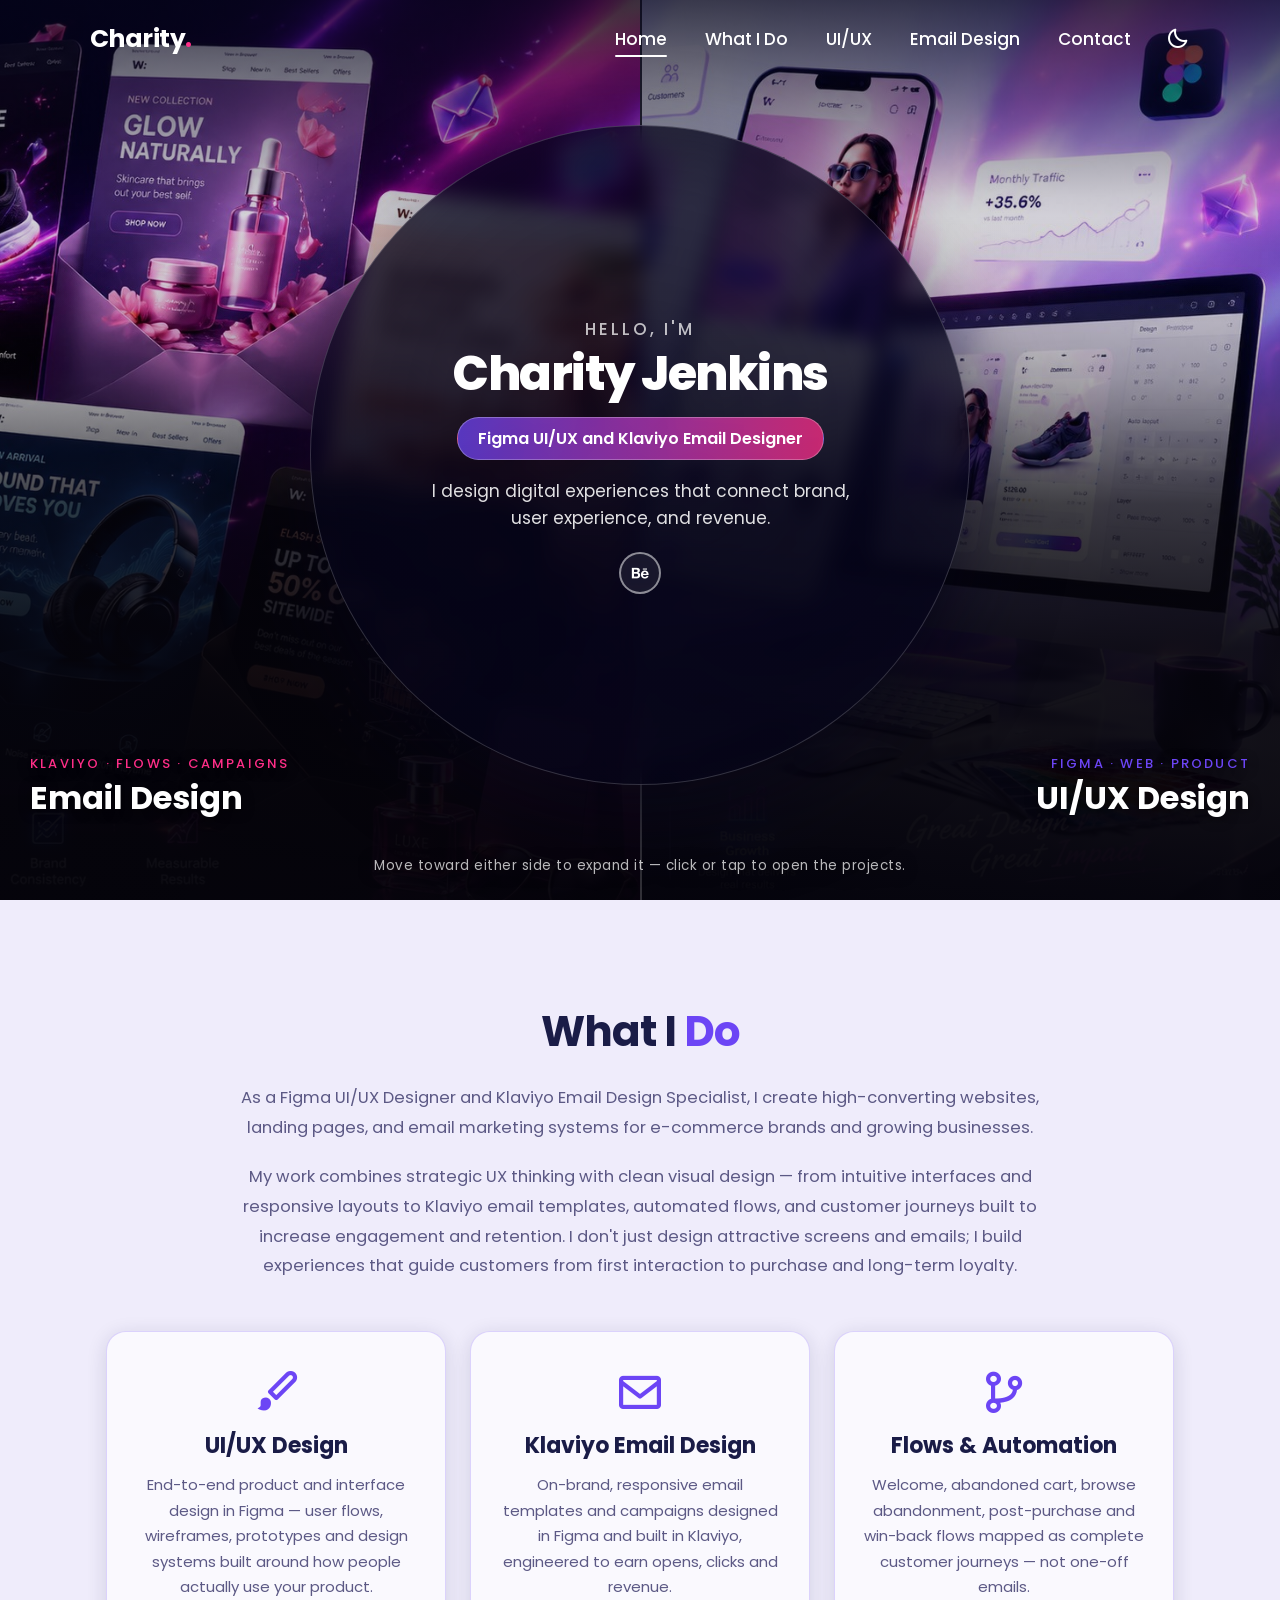
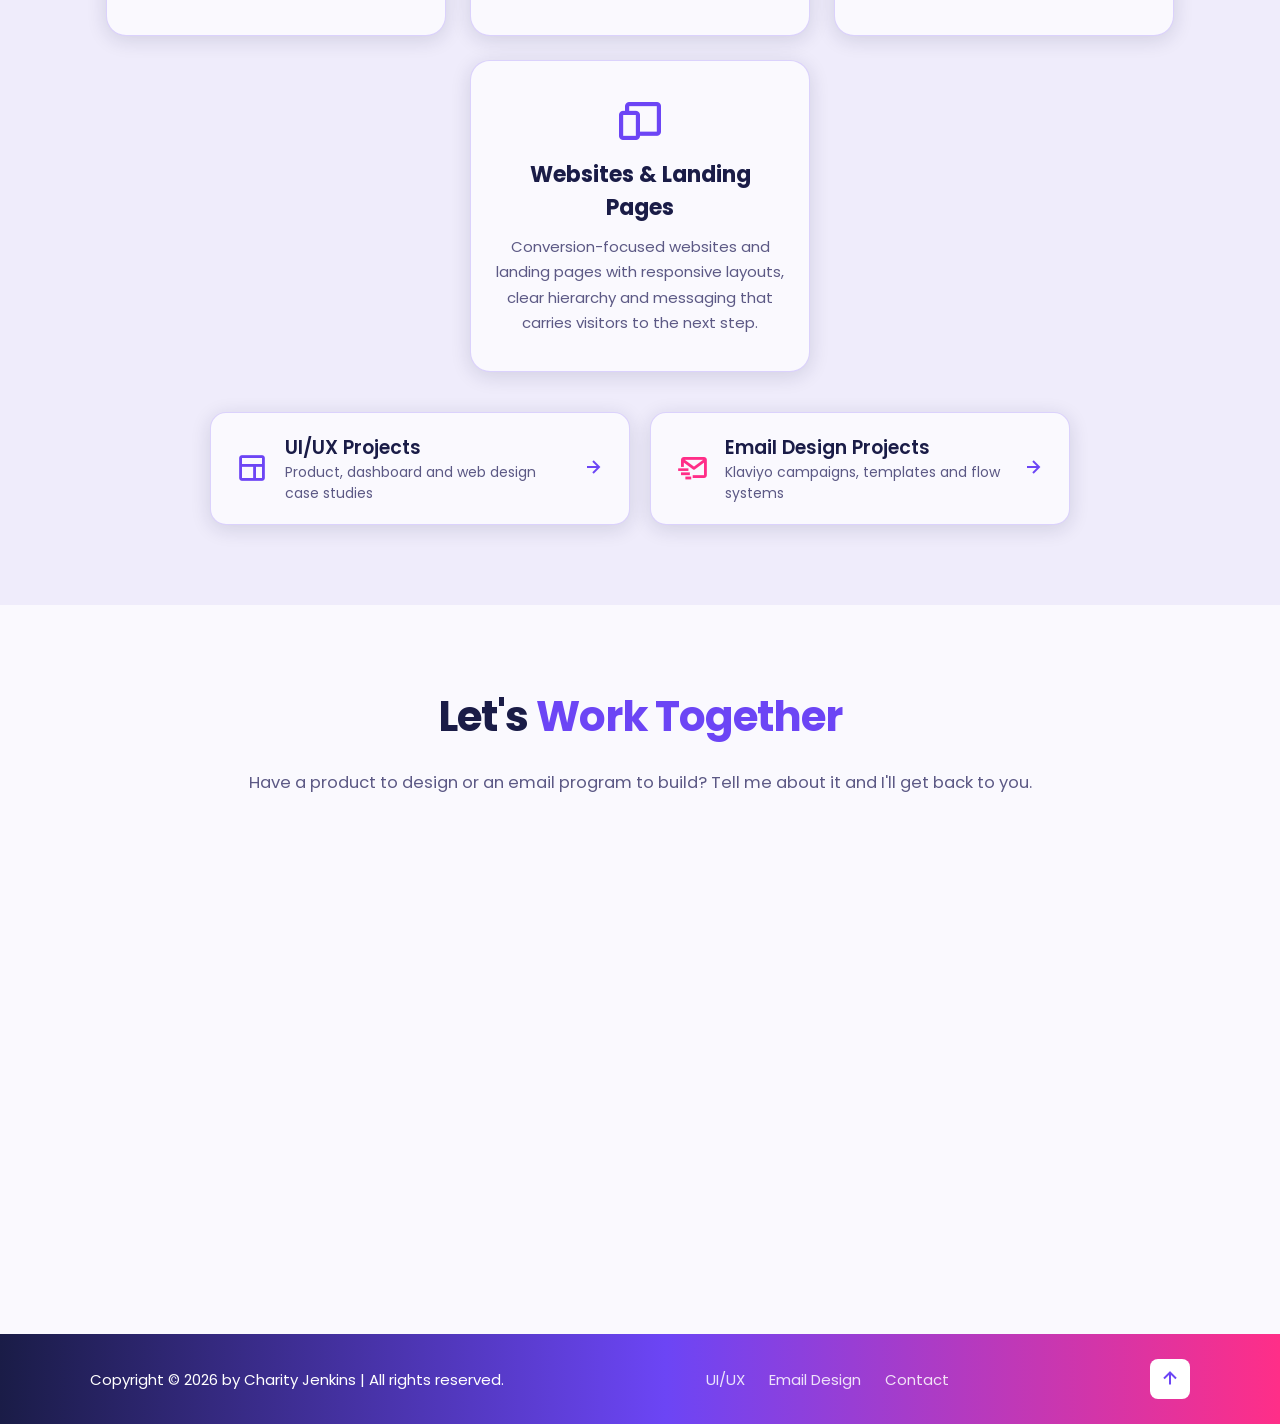
<file: index.html>
<!DOCTYPE html>
<html lang="en">
<head>
    <meta charset="UTF-8">
    <meta http-equiv="X-UA-Compatible" content="IE=edge">
    <meta name="viewport" content="width=device-width, initial-scale=1.0">
    <title>Charity Jenkins | Figma UI/UX and Klaviyo Email Designer</title>
    <meta name="description" content="Charity Jenkins — Figma UI/UX Designer and Klaviyo Email Design Specialist creating high-converting websites, landing pages and email marketing systems for e-commerce brands.">

    <!-- theme before paint (prevents flash) -->
    <script>
      if (localStorage.getItem('theme') === 'dark') document.documentElement.classList.add('dark-mode');
      document.documentElement.classList.add('reveal-on');
    </script>

    <!-- custom css-->
    <link rel="stylesheet" href="style.css">

    <!--box icon-->
    <link href='https://unpkg.com/boxicons@2.1.4/css/boxicons.min.css' rel='stylesheet'>
</head>
<body class="is-home">

    <!--header design-->
    <header class="header">
        <a href="#home" class="logo">Charity<span>.</span></a>

        <nav class="navbar">
            <a href="#home" class="active">Home</a>
            <a href="#services">What I Do</a>
            <a href="ui-ux.html">UI/UX</a>
            <a href="email.html">Email Design</a>
            <a href="#contact">Contact</a>
        </nav>

        <div class="bx bx-moon" id="darkMode-icon"></div>
        <div class="bx bx-menu" id="menu-icon"></div>
    </header>


    <!--home section — the two posters fill the whole first screen-->
    <section class="home" id="home">

        <div class="split-hero">

            <a href="email.html" class="split-panel is-email">
                <img src="images/hero-email.jpg" alt="Klaviyo email design work">
                <span class="split-tint"></span>
                <span class="split-label">
                    <span class="split-kicker">Klaviyo · Flows · Campaigns</span>
                    <span class="split-name">Email Design</span>
                    <span class="split-cta">View projects <i class='bx bx-right-arrow-alt'></i></span>
                </span>
                <span class="split-vlabel">Email Design</span>
            </a>

            <a href="ui-ux.html" class="split-panel is-uiux">
                <img src="images/hero-ui-ux.jpg" alt="Figma UI/UX design work">
                <span class="split-tint"></span>
                <span class="split-label">
                    <span class="split-kicker">Figma · Web · Product</span>
                    <span class="split-name">UI/UX Design</span>
                    <span class="split-cta">View projects <i class='bx bx-right-arrow-alt'></i></span>
                </span>
                <span class="split-vlabel">UI/UX Design</span>
            </a>

            <span class="split-scrim"></span>
        </div>

        <div class="home-intro">
            <div class="intro-circle">
                <h3>Hello, I'm</h3>
                <h1>Charity Jenkins</h1>
                <p class="home-title">Figma UI/UX and Klaviyo Email Designer</p>
                <p class="home-lead">I design digital experiences that connect brand, user experience, and revenue.</p>

                <div class="social-media">
                    <a href="https://www.behance.net/charityj0902" target="_blank" rel="noopener" aria-label="Behance"><i class='bx bxl-behance'></i></a>
                </div>
            </div>
        </div>

        <p class="split-hint">Move toward either side to expand it — click or tap to open the projects.</p>

    </section>

    <!--what i do section-->
    <section class="services" id="services">
        <h2 class="heading">What I <span>Do</span></h2>

        <p class="section-intro">As a Figma UI/UX Designer and Klaviyo Email Design Specialist, I create high-converting websites, landing pages, and email marketing systems for e-commerce brands and growing businesses.</p>

        <p class="section-intro">My work combines strategic UX thinking with clean visual design — from intuitive interfaces and responsive layouts to Klaviyo email templates, automated flows, and customer journeys built to increase engagement and retention. I don't just design attractive screens and emails; I build experiences that guide customers from first interaction to purchase and long-term loyalty.</p>

        <div class="services-container">

            <div class="services-box">
                <i class='bx bxs-paint'></i>
                <h3>UI/UX Design</h3>
                <p>End-to-end product and interface design in Figma — user flows, wireframes, prototypes and design systems built around how people actually use your product.</p>
            </div>

            <div class="services-box">
                <i class='bx bx-envelope'></i>
                <h3>Klaviyo Email Design</h3>
                <p>On-brand, responsive email templates and campaigns designed in Figma and built in Klaviyo, engineered to earn opens, clicks and revenue.</p>
            </div>

            <div class="services-box">
                <i class='bx bx-git-branch'></i>
                <h3>Flows &amp; Automation</h3>
                <p>Welcome, abandoned cart, browse abandonment, post-purchase and win-back flows mapped as complete customer journeys — not one-off emails.</p>
            </div>

            <div class="services-box">
                <i class='bx bx-devices'></i>
                <h3>Websites &amp; Landing Pages</h3>
                <p>Conversion-focused websites and landing pages with responsive layouts, clear hierarchy and messaging that carries visitors to the next step.</p>
            </div>

        </div>

        <div class="work-switch">
            <a href="ui-ux.html" class="work-card">
                <i class='bx bx-layout'></i>
                <div>
                    <h4>UI/UX Projects</h4>
                    <p>Product, dashboard and web design case studies</p>
                </div>
                <i class='bx bx-right-arrow-alt work-arrow'></i>
            </a>

            <a href="email.html" class="work-card is-email">
                <i class='bx bx-mail-send'></i>
                <div>
                    <h4>Email Design Projects</h4>
                    <p>Klaviyo campaigns, templates and flow systems</p>
                </div>
                <i class='bx bx-right-arrow-alt work-arrow'></i>
            </a>
        </div>
    </section>

    <!--contact section-->
    <section class="contact" id="contact">
        <h2 class="heading">Let's <span>Work Together</span></h2>
        <p class="section-intro">Have a product to design or an email program to build? Tell me about it and I'll get back to you.</p>

        <form action="#">
            <div class="input-box">
                <input type="text" placeholder="Full Name">
                <input type="email" placeholder="Email Address">
            </div>

            <div class="input-box">
                <input type="tel" placeholder="Phone Number">
                <input type="text" placeholder="Subject">
            </div>

            <textarea cols="30" rows="10" placeholder="Your Message"></textarea>
            <input type="submit" value="Send Message" class="btn">
        </form>
    </section>

    <!--footer section-->
    <footer class="footer">
        <div class="footer-text">
            <p>Copyright &copy; 2026 by Charity Jenkins | All rights reserved.</p>
        </div>

        <div class="footer-links">
            <a href="ui-ux.html">UI/UX</a>
            <a href="email.html">Email Design</a>
            <a href="#contact">Contact</a>
        </div>

        <div class="footer-iconTop">
            <a href="#home"><i class='bx bx-up-arrow-alt'></i></a>
        </div>
    </footer>

    <!-- custom js-->
    <script src="scripts.js"></script>

</body>
</html>
</file>
<file: style.css>
@import url('https://fonts.googleapis.com/css2?family=Poppins:wght@300;400;500;600;700;800;900&display=swap');

*{
    margin: 0;
    padding: 0;
    box-sizing: border-box;
    text-decoration: none;
    border: none;
    outline: none;
    scroll-behavior: smooth;
    font-family: 'Poppins', sans-serif;
}

/* Palette sampled from the two hero posters:
   UI/UX  → lavender #F6F5FB, indigo #1A1C47, violet #413E7E, orchid #C081F6
   Email  → near-black plum #05041A, magenta #7E1941 / #FF2E88, amber #FF9E2C  */
:root{
    --bg-color: #FAF9FE;
    --second-bg: #EFECFB;
    --text-color: #1A1C47;
    --muted-color: #5C5985;
    --main-color: #6C45F5;
    --main-deep: #1A1C47;
    --main-soft: #C081F6;
    --accent-color: #FF2E88;
    --accent-warm: #FF9E2C;
    --white-color: #FAF9FE;
    --shadow-color: rgba(26, 28, 71, .14);
    --line-color: rgba(108, 69, 245, .22);
    --brand-gradient: linear-gradient(90deg, #6C45F5 0%, #A93DE0 48%, #FF2E88 100%);
}

.dark-mode{
    --bg-color: #05041A;
    --second-bg: #0E0A26;
    --text-color: #F2F0FD;
    --muted-color: #A9A4CC;
    --main-color: #8B6BFF;
    --main-deep: #C7C3F7;
    --white-color: #05041A;
    --shadow-color: rgba(0, 0, 0, .6);
    --line-color: rgba(160, 138, 255, .3);
}

html{
    font-size: 62.5%;
    overflow-x: hidden;
}

html::-webkit-scrollbar{
    display: none;
}

body{
    background: var(--bg-color);
    color: var(--text-color);
    transition: background .4s ease, color .4s ease;
}

/*=====header======*/
.header{
    position: fixed;
    top: 0;
    left: 0;
    width: 100%;
    padding: 2rem 7%;
    background: transparent;
    display: flex;
    align-items: center;
    z-index: 100;
    transition: background .4s ease, box-shadow .4s ease, padding .4s ease;
}

.header.sticky{
    background-color: var(--bg-color);
    box-shadow: 0 .1rem 1.6rem var(--shadow-color);
    padding: 1.4rem 7%;
}

.logo{
    font-size: 2.5rem;
    color: var(--text-color);
    font-weight: 700;
    letter-spacing: -.05rem;
    margin-right: auto;
}

.logo span{
    color: var(--main-color);
}

.navbar a{
    position: relative;
    font-size: 1.7rem;
    color: var(--text-color);
    font-weight: 500;
    margin-right: 3.5rem;
    transition: color .3s ease;
}

.navbar a:hover,
.navbar a.active{
    color: var(--main-color);
}

.navbar a.active::before{
    content: '';
    position: absolute;
    left: 0;
    bottom: -6px;
    width: 100%;
    height: .2rem;
    border-radius: .2rem;
    background: var(--main-color);
}

#darkMode-icon{
    font-size: 2.4rem;
    color: var(--text-color);
    cursor: pointer;
}

#menu-icon{
    font-size: 3.6rem;
    color: var(--text-color);
    margin-left: 2rem;
    cursor: pointer;
    display: none;
}

/* on the home page the header floats over the full-bleed posters */
.is-home .header:not(.sticky) .logo,
.is-home .header:not(.sticky) .navbar a,
.is-home .header:not(.sticky) #darkMode-icon,
.is-home .header:not(.sticky) #menu-icon{
    color: #fff;
}

.is-home .header:not(.sticky) .logo span{
    color: var(--accent-color);
}

.is-home .header:not(.sticky) .navbar a.active::before{
    background: #fff;
}

section{
    padding: 10rem 7% 2rem;
}

/*=====buttons======*/
.btn{
    display: inline-flex;
    align-items: center;
    gap: .8rem;
    padding: 1.3rem 3rem;
    background: var(--brand-gradient);
    border-radius: 1rem;
    box-shadow: 0 .6rem 2rem rgba(108, 69, 245, .35);
    font-size: 1.7rem;
    color: #fff;
    letter-spacing: .05rem;
    font-weight: 600;
    border: .2rem solid transparent;
    cursor: pointer;
    transition: transform .3s ease, box-shadow .3s ease, filter .3s ease;
}

.btn:hover{
    transform: translateY(-.3rem);
    box-shadow: 0 1rem 2.6rem rgba(255, 46, 136, .35);
    filter: saturate(1.15);
}

.btn-ghost{
    background: transparent;
    color: var(--main-color);
    box-shadow: none;
}

.btn-ghost:hover{
    background: var(--main-color);
    color: #fff;
}

/*=====home======*/
/* the first screen is nothing but the two posters — everything else sits on top */
.home{
    position: relative;
    height: 100vh;
    min-height: 58rem;
    padding: 0;
    overflow: hidden;
}

.home-intro{
    position: absolute;
    inset: 0;
    z-index: 3;
    display: flex;
    align-items: center;
    justify-content: center;
    padding: 9rem 4% 8rem;
    text-align: center;
    pointer-events: none;
    transition: opacity .5s ease;
}

/* the bio sits on a glass disc so it holds up over either poster */
.intro-circle{
    width: min(66rem, 74vh, 90vw);
    aspect-ratio: 1;
    border-radius: 50%;
    display: flex;
    flex-direction: column;
    align-items: center;
    justify-content: center;
    padding: 5rem;
    background: radial-gradient(circle at 50% 45%,
        rgba(5, 4, 26, .84) 0%,
        rgba(5, 4, 26, .78) 58%,
        rgba(5, 4, 26, .62) 100%);
    border: .1rem solid rgba(255, 255, 255, .18);
    box-shadow: 0 3rem 9rem rgba(5, 4, 26, .55);
    backdrop-filter: blur(10px) saturate(1.1);
    -webkit-backdrop-filter: blur(10px) saturate(1.1);
}

.intro-circle > *{
    max-width: 42rem;
}

.home-intro h3{
    font-size: 1.7rem;
    font-weight: 500;
    color: rgba(255, 255, 255, .72);
    letter-spacing: .3rem;
    text-transform: uppercase;
}

.home-intro h1{
    font-size: 4.8rem;
    font-weight: 800;
    line-height: 1.1;
    margin: .6rem 0 1.6rem;
    letter-spacing: -.15rem;
    color: #fff;
    white-space: nowrap;
}

.home-title{
    display: inline-block;
    font-size: 1.6rem;
    font-weight: 600;
    padding: .8rem 2rem;
    border-radius: 5rem;
    color: #fff;
    background: linear-gradient(90deg, rgba(108, 69, 245, .75), rgba(255, 46, 136, .75));
    border: .1rem solid rgba(255, 255, 255, .28);
}

.home-lead{
    font-size: 1.7rem;
    line-height: 1.6;
    color: rgba(255, 255, 255, .88);
    margin-top: 1.8rem;
}

.home-intro .social-media{
    margin-top: 2rem;
    pointer-events: auto;
}

.social-media a{
    display: inline-flex;
    justify-content: center;
    align-items: center;
    width: 4.2rem;
    height: 4.2rem;
    background: rgba(255, 255, 255, .08);
    border: .2rem solid rgba(255, 255, 255, .5);
    border-radius: 50%;
    font-size: 2rem;
    color: #fff;
    margin: 0 .6rem;
    backdrop-filter: blur(6px);
    -webkit-backdrop-filter: blur(6px);
    transition: .4s ease;
}

.social-media a:hover{
    background: #fff;
    border-color: #fff;
    color: var(--main-deep);
    transform: translateY(-.4rem);
}

/*=====split hero======*/
.split-hero{
    position: absolute;
    inset: 0;
    display: flex;
    overflow: hidden;
}

/* darkens the upper half of both posters so the intro copy stays readable */
.split-scrim{
    position: absolute;
    inset: 0;
    z-index: 2;
    pointer-events: none;
    background: linear-gradient(to bottom,
        rgba(5, 4, 26, .78) 0%,
        rgba(5, 4, 26, .5) 11%,
        rgba(5, 4, 26, .2) 22%,
        rgba(5, 4, 26, 0) 36%);
}

/* while a side is being explored, step the intro copy back out of the way */
.home.is-exploring .home-intro,
.home.is-exploring .split-hint{
    opacity: .1;
}

.split-panel{
    position: relative;
    display: block;
    flex: 0 0 50%;
    min-width: 0;
    overflow: hidden;
    cursor: pointer;
    background: #0b0a12;
    transition: flex-basis .8s cubic-bezier(.22, 1, .36, 1);
}

.split-panel + .split-panel{
    border-left: .2rem solid rgba(255, 255, 255, .16);
}

.split-panel.is-email{ --panel-color: var(--accent-color); }
.split-panel.is-uiux { --panel-color: var(--main-color); }

/* anchored right so each poster shows its mockups, not its own headline —
   the wordmark only slides back into view as a panel expands */
.split-panel img{
    width: 100%;
    height: 100%;
    object-fit: cover;
    object-position: right center;
    transform: scale(1.02);
    transition: transform .8s cubic-bezier(.22, 1, .36, 1), filter .5s ease;
}

.split-tint{
    position: absolute;
    inset: 0;
    background:
        linear-gradient(to top,
            rgba(5, 4, 11, .97) 0%,
            rgba(5, 4, 11, .93) 28%,
            rgba(5, 4, 11, .76) 44%,
            rgba(5, 4, 11, .34) 58%,
            rgba(5, 4, 11, 0) 76%);
    transition: opacity .5s ease;
}

.split-label{
    position: absolute;
    left: 0;
    bottom: 0;
    width: 100%;
    z-index: 3;
    padding: 3rem;
    display: flex;
    flex-direction: column;
    align-items: flex-start;
    gap: .6rem;
    color: #fff;
    text-shadow: 0 .2rem 1.2rem rgba(0, 0, 0, .55);
    transition: opacity .45s ease, transform .45s ease;
}

/* the UI/UX side reads from the right edge */
.split-panel.is-uiux .split-label{
    align-items: flex-end;
    text-align: right;
}

.split-kicker{
    font-size: 1.3rem;
    font-weight: 500;
    letter-spacing: .22rem;
    text-transform: uppercase;
    color: var(--panel-color);
    white-space: nowrap;
}

.split-name{
    font-size: 3.2rem;
    font-weight: 700;
    line-height: 1.1;
    color: #fff;
    white-space: nowrap;
}

.split-cta{
    display: inline-flex;
    align-items: center;
    gap: .6rem;
    margin-top: .8rem;
    font-size: 1.5rem;
    font-weight: 600;
    padding: .9rem 1.8rem;
    border-radius: 5rem;
    background: var(--panel-color);
    color: #fff;
    white-space: nowrap;
    opacity: 0;
    transform: translateY(1rem);
    transition: opacity .45s ease, transform .45s ease;
}

.split-cta i{
    font-size: 2rem;
}

.split-vlabel{
    position: absolute;
    z-index: 3;
    top: 50%;
    left: 50%;
    transform: translate(-50%, -50%) rotate(180deg);
    writing-mode: vertical-rl;
    font-size: 2rem;
    font-weight: 700;
    letter-spacing: .3rem;
    text-transform: uppercase;
    color: #fff;
    white-space: nowrap;
    opacity: 0;
    transition: opacity .45s ease;
    pointer-events: none;
}

/* Expansion is driven by scripts.js, not :hover — the pointer has to be past the
   30% mark on either side, so the middle 40% of the screen leaves both halves at 50/50.
   Touch devices never get these classes; a tap just opens the page. */
.split-panel.is-open{
    flex-basis: 90%;
}

.split-panel.is-shrunk{
    flex-basis: 10%;
}

.split-panel.is-open img{
    transform: scale(1);
}

.split-panel.is-open .split-cta{
    opacity: 1;
    transform: translateY(0);
}

.split-panel.is-shrunk .split-label{
    opacity: 0;
    transform: translateY(1.5rem);
}

.split-panel.is-shrunk .split-vlabel{
    opacity: .9;
}

.split-panel.is-shrunk img{
    filter: brightness(.55) saturate(.7);
}

/* keyboard parity — tabbing to a side expands it */
.split-panel:focus-visible{
    flex-basis: 90%;
}

.split-panel:focus-visible .split-cta{
    opacity: 1;
    transform: translateY(0);
}

.split-hero:focus-within .split-panel:not(:focus-within){
    flex-basis: 10%;
}

.split-hero:focus-within .split-panel:not(:focus-within) .split-label{
    opacity: 0;
    transform: translateY(1.5rem);
}

.split-hero:focus-within .split-panel:not(:focus-within) .split-vlabel{
    opacity: .9;
}

/* touch: no hover state to reveal the CTA, so keep it visible */
@media (hover: none){
    .split-cta{
        opacity: 1;
        transform: none;
    }
}

.split-hint{
    position: absolute;
    bottom: 2.4rem;
    left: 0;
    width: 100%;
    z-index: 3;
    text-align: center;
    font-size: 1.35rem;
    color: rgba(255, 255, 255, .72);
    letter-spacing: .05rem;
    pointer-events: none;
    text-shadow: 0 .2rem 1.6rem rgba(5, 4, 26, .8);
    transition: opacity .5s ease;
}

/*=====scroll reveal (only while JS has flagged <html>.reveal-on)======*/
@media (prefers-reduced-motion: no-preference){
    .reveal-on .home-intro,
    .reveal-on .heading,
    .reveal-on .page-hero,
    .reveal-on .section-intro,
    .reveal-on .services-box,
    .reveal-on .portfolio-box,
    .reveal-on .work-card,
    .reveal-on .contact form{
        opacity: 0;
        transform: translateY(3rem);
        transition: opacity .7s ease, transform .7s cubic-bezier(.22, 1, .36, 1);
    }

    .reveal-on .is-revealed{
        opacity: 1;
        transform: none;
    }
}

/*=====headings======*/
.heading{
    font-size: 4.2rem;
    font-weight: 700;
    text-align: center;
    letter-spacing: -.1rem;
}

.heading span,
.page-hero h1 span,
.logo span{
    color: var(--main-color);
}

.section-intro{
    max-width: 82rem;
    margin: 2rem auto 0;
    font-size: 1.65rem;
    line-height: 1.8;
    color: var(--muted-color);
    text-align: center;
}

/*=====services======*/
.services{
    padding-bottom: 8rem;
    background: var(--second-bg);
}

.services .services-container{
    display: flex;
    justify-content: center;
    flex-wrap: wrap;
    gap: 2.4rem;
    margin-top: 5rem;
}

.services-container .services-box{
    flex: 1 1 28rem;
    max-width: 34rem;
    background: var(--bg-color);
    padding: 3.5rem 2.5rem;
    border-radius: 2rem;
    box-shadow: 0 .4rem 2rem var(--shadow-color);
    border: .1rem solid var(--line-color);
    text-align: center;
    transition: .4s ease;
}

.services-container .services-box:hover{
    transform: translateY(-.8rem);
    box-shadow: 0 1.2rem 3rem var(--shadow-color);
    border-color: var(--main-color);
}

.services-box i{
    font-size: 5rem;
    color: var(--main-color);
}

.services-box h3{
    font-size: 2.2rem;
    margin-top: 1rem;
    transition: .4s ease;
}

.services-box:hover h3{
    color: var(--main-color);
}

.services-box p{
    font-size: 1.5rem;
    line-height: 1.7;
    color: var(--muted-color);
    margin-top: 1rem;
}

/*=====work switch (index)======*/
.work-switch{
    display: flex;
    justify-content: center;
    flex-wrap: wrap;
    gap: 2rem;
    margin-top: 4rem;
}

.work-card{
    flex: 1 1 32rem;
    max-width: 42rem;
    display: flex;
    align-items: center;
    gap: 1.6rem;
    padding: 2rem 2.4rem;
    border-radius: 1.6rem;
    border: .1rem solid var(--line-color);
    background: var(--bg-color);
    box-shadow: 0 .4rem 2rem var(--shadow-color);
    color: var(--text-color);
    transition: .4s ease;
}

.work-card:hover{
    transform: translateY(-.6rem);
    border-color: var(--main-color);
}

.work-card i:first-child{
    font-size: 3.4rem;
    color: var(--main-color);
}

.work-card.is-email i:first-child{
    color: var(--accent-color);
}

.work-card h4{
    font-size: 1.9rem;
    font-weight: 600;
}

.work-card p{
    font-size: 1.4rem;
    color: var(--muted-color);
}

.work-card .work-arrow{
    margin-left: auto;
    font-size: 2.4rem;
    color: var(--main-color);
}

/*=====project page hero======*/
.page-hero{
    padding: 16rem 7% 4rem;
    text-align: center;
}

.page-hero .back-link{
    display: flex;
    justify-content: center;
    align-items: center;
    gap: .6rem;
    font-size: 1.5rem;
    font-weight: 500;
    color: var(--muted-color);
    margin-bottom: 2rem;
    transition: color .3s ease;
}

.page-hero .back-link:hover{
    color: var(--main-color);
}

.page-hero .page-kicker{
    display: inline-block;
    font-size: 1.3rem;
    font-weight: 600;
    letter-spacing: .25rem;
    text-transform: uppercase;
    color: var(--main-color);
    margin-bottom: 1rem;
}

.page-hero h1{
    font-size: 4.6rem;
    font-weight: 800;
    line-height: 1.15;
    letter-spacing: -.15rem;
}

.page-hero p{
    max-width: 76rem;
    margin: 1.8rem auto 0;
    font-size: 1.65rem;
    line-height: 1.8;
    color: var(--muted-color);
}

.page-hero.is-email .page-kicker{ color: var(--accent-color); }
.page-hero.is-email h1 span{ color: var(--accent-color); }

/*=====portfolio grids======*/
.portfolio{
    padding: 4rem 7% 8rem;
}

.portfolio .portfolio-container{
    display: grid;
    grid-template-columns: repeat(3, 1fr);
    gap: 2.4rem;
}

.portfolio.is-email .portfolio-container{
    grid-template-columns: repeat(4, 1fr);
}

.portfolio-container .portfolio-box{
    position: relative;
    display: block;
    border-radius: 1.6rem;
    box-shadow: 0 .4rem 2rem var(--shadow-color);
    overflow: hidden;
    cursor: pointer;
    background: var(--second-bg);
}

.portfolio-box img{
    width: 100%;
    aspect-ratio: 800 / 520;
    object-fit: cover;
    object-position: top center;
    display: block;
    transition: transform .6s ease;
}

.portfolio.is-email .portfolio-box img{
    aspect-ratio: 700 / 860;
}

.portfolio-box:hover img{
    transform: scale(1.06);
}

.portfolio-box .portfolio-layer{
    position: absolute;
    inset: 0;
    background: linear-gradient(to top, rgba(10, 8, 24, .92) 12%, rgba(10, 8, 24, .35) 55%, rgba(10, 8, 24, .1) 100%);
    color: #fff;
    display: flex;
    justify-content: flex-end;
    align-items: flex-start;
    flex-direction: column;
    text-align: left;
    padding: 2.4rem;
    opacity: 0;
    transition: opacity .4s ease;
}

.portfolio-box:hover .portfolio-layer{
    opacity: 1;
}

.portfolio-layer h4{
    font-size: 2rem;
    line-height: 1.2;
}

.portfolio-layer p{
    font-size: 1.35rem;
    color: rgba(255, 255, 255, .78);
    margin: .4rem 0 1.2rem;
}

.portfolio-layer .view-pill{
    display: inline-flex;
    align-items: center;
    gap: .5rem;
    font-size: 1.3rem;
    font-weight: 600;
    padding: .7rem 1.4rem;
    border-radius: 5rem;
    background: var(--main-color);
    color: #fff;
}

.portfolio.is-email .portfolio-layer .view-pill{
    background: var(--accent-color);
}

.portfolio-layer .view-pill i{
    font-size: 1.8rem;
}

/*=====contact======*/
.contact{
    padding: 8rem 7%;
}

.contact form{
    max-width: 70rem;
    margin: 4rem auto 0;
    text-align: center;
}

.contact form .input-box{
    display: flex;
    justify-content: space-between;
    flex-wrap: wrap;
}

.contact form .input-box input,
.contact form textarea{
    width: 100%;
    padding: 1.5rem;
    font-size: 1.6rem;
    color: var(--text-color);
    background: var(--bg-color);
    border-radius: 1rem;
    margin: .7rem 0;
    border: .15rem solid var(--line-color);
    transition: border-color .3s ease;
}

.contact form .input-box input:focus,
.contact form textarea:focus{
    border-color: var(--main-color);
}

.contact form .input-box input{
    width: 49%;
}

.contact form textarea{
    resize: none;
    height: 18rem;
}

.contact form .btn{
    margin-top: 2rem;
}

/*=====footer======*/
.footer{
    display: flex;
    justify-content: space-between;
    align-items: center;
    flex-wrap: wrap;
    gap: 1.5rem;
    padding: 2.5rem 7%;
    background: linear-gradient(90deg, #1A1C47 0%, #6C45F5 52%, #FF2E88 100%);
}

.footer-text p{
    font-size: 1.5rem;
    color: #fff;
}

.footer-links{
    display: flex;
    gap: 2.4rem;
}

.footer-links a{
    font-size: 1.5rem;
    color: rgba(255, 255, 255, .85);
    transition: color .3s ease;
}

.footer-links a:hover{
    color: #fff;
}

.footer-iconTop a{
    display: inline-flex;
    justify-content: center;
    align-items: center;
    padding: .8rem;
    background: #fff;
    border-radius: .8rem;
    outline: .2rem solid transparent;
    transition: .4s ease;
}

.footer-iconTop a:hover{
    outline-color: #fff;
}

.footer-iconTop a i{
    font-size: 2.4rem;
    color: var(--main-color);
}

/*=====project modal======*/
.project-modal{
    position: fixed;
    inset: 0;
    z-index: 1000;
    display: flex;
    align-items: center;
    justify-content: center;
    opacity: 0;
    visibility: hidden;
    transition: opacity .3s ease, visibility .3s ease;
}

.project-modal.active{
    opacity: 1;
    visibility: visible;
}

.modal-overlay{
    position: absolute;
    inset: 0;
    background: rgba(4, 3, 10, .9);
    cursor: pointer;
}

.modal-content{
    position: relative;
    z-index: 1;
    background: var(--bg-color);
    border: .1rem solid var(--line-color);
    border-radius: 1.4rem;
    width: 94vw;
    max-width: 1050px;
    max-height: 94vh;
    display: flex;
    flex-direction: column;
    overflow: hidden;
    transform: translateY(4rem);
    transition: transform .35s ease;
}

.project-modal.active .modal-content{
    transform: translateY(0);
}

.modal-header{
    display: flex;
    align-items: center;
    justify-content: space-between;
    gap: 2rem;
    padding: 1.6rem 2.4rem;
    border-bottom: .1rem solid var(--line-color);
    flex-shrink: 0;
}

.modal-title{
    font-size: 2rem;
    color: var(--text-color);
    font-weight: 600;
    line-height: 1.2;
}

.modal-category{
    font-size: 1.3rem;
    color: var(--main-color);
    margin-top: .3rem;
    display: block;
}

.modal-close{
    background: none;
    border: .2rem solid var(--main-color);
    color: var(--main-color);
    font-size: 2.4rem;
    width: 4rem;
    height: 4rem;
    border-radius: 50%;
    cursor: pointer;
    display: flex;
    align-items: center;
    justify-content: center;
    transition: background .2s, color .2s;
    flex-shrink: 0;
}

.modal-close:hover{
    background: var(--main-color);
    color: #fff;
}

.modal-slider{
    flex: 1;
    min-height: 0;
    display: flex;
    align-items: center;
    background: #0a0910;
    position: relative;
    overflow: hidden;
}

.modal-image-wrap{
    flex: 1;
    align-self: stretch;
    display: flex;
    align-items: center;
    justify-content: center;
    overflow: hidden;
}

.modal-image-wrap img{
    max-width: 100%;
    max-height: 70vh;
    width: auto;
    height: auto;
    object-fit: contain;
    display: block;
    opacity: 1;
    transition: opacity .2s ease;
}

/* tall email designs: scroll the artwork vertically at full width */
.modal-slider.is-tall .modal-image-wrap{
    overflow-y: auto;
    align-items: flex-start;
    scrollbar-width: thin;
}

.modal-slider.is-tall .modal-image-wrap img{
    width: 100%;
    max-width: 78rem;
    max-height: none;
    height: auto;
}

.modal-image-wrap img.fade{
    opacity: 0;
}

.modal-arrow{
    background: rgba(108, 76, 241, .15);
    border: .2rem solid var(--main-color);
    color: var(--main-color);
    font-size: 2.8rem;
    width: 4.6rem;
    height: 4.6rem;
    border-radius: 50%;
    cursor: pointer;
    display: flex;
    align-items: center;
    justify-content: center;
    transition: background .2s, color .2s;
    flex-shrink: 0;
    margin: 0 1.2rem;
    z-index: 2;
}

.modal-arrow:hover{
    background: var(--main-color);
    color: #fff;
}

.modal-arrow:disabled{
    opacity: .3;
    cursor: default;
}

.modal-footer{
    display: flex;
    align-items: center;
    justify-content: center;
    gap: 2rem;
    padding: 1.2rem 2.4rem;
    border-top: .1rem solid var(--line-color);
    flex-shrink: 0;
}

.modal-dots{
    display: flex;
    gap: .7rem;
    flex-wrap: wrap;
    justify-content: center;
}

.modal-dot{
    width: .8rem;
    height: .8rem;
    border-radius: 50%;
    background: var(--text-color);
    opacity: .3;
    cursor: pointer;
    padding: 0;
    transition: opacity .2s, background .2s;
}

.modal-dot.active{
    background: var(--main-color);
    opacity: 1;
}

.modal-counter{
    font-size: 1.3rem;
    color: var(--main-color);
    font-weight: 500;
    white-space: nowrap;
}

.modal-hint{
    font-size: 1.25rem;
    color: var(--muted-color);
    white-space: nowrap;
}

@media (max-width: 617px){
    .modal-hint{
        display: none;
    }
}

/*=====breakpoints======*/
@media (max-width: 1200px){
    html{
        font-size: 57%;
    }

    .portfolio.is-email .portfolio-container{
        grid-template-columns: repeat(3, 1fr);
    }
}

@media (max-width: 1024px){
    .header{
        padding: 2rem 4%;
    }

    section{
        padding: 8rem 4% 2rem;
    }

    .home-intro{
        padding-left: 4%;
        padding-right: 4%;
    }

    .portfolio{
        padding: 4rem 4% 8rem;
    }

    .footer{
        padding: 2.5rem 4%;
    }
}

@media (max-width: 991px){
    .home-intro h1{
        font-size: 4.8rem;
    }

    .split-name{
        font-size: 2.6rem;
    }

    .portfolio .portfolio-container,
    .portfolio.is-email .portfolio-container{
        grid-template-columns: repeat(2, 1fr);
    }
}

@media (max-width: 768px){
    #menu-icon{
        display: block;
    }

    .navbar{
        position: absolute;
        top: 100%;
        left: 0;
        width: 100%;
        padding: 1rem 4%;
        background: var(--bg-color);
        border-top: .1rem solid var(--line-color);
        box-shadow: 0 .5rem 1rem var(--shadow-color);
        display: none;
    }

    .navbar.active{
        display: block;
    }

    .navbar a{
        display: block;
        font-size: 2rem;
        margin: 2.6rem 0;
    }

    .navbar a.active::before{
        display: none;
    }

    /* the open dropdown sits on the page background, not on the posters */
    .is-home .header:not(.sticky) .navbar a{
        color: var(--text-color);
    }

    .is-home .header:not(.sticky) .navbar a.active{
        color: var(--main-color);
    }

    .home{
        min-height: 54rem;
    }

    .home-intro{
        padding-top: 10vh;
    }

    .home-intro h1{
        margin-bottom: 1.2rem;
    }

    .home-intro .social-media{
        margin-top: 1.6rem;
    }

    /* stacked panels — the same hover rules now grow/shrink height */
    .split-hero{
        flex-direction: column;
    }

    .split-panel{
        flex: 0 0 50%;
    }

    .split-panel + .split-panel{
        border-left: none;
        border-top: .2rem solid rgba(255, 255, 255, .16);
    }

    /* stacked: the bio disc sits on the seam, so the top label moves to the top */
    .split-panel:first-child .split-label{
        top: 0;
        bottom: auto;
        padding-top: 9rem;
    }

    /* ...so its tint has to darken the top of that panel, not the bottom */
    .split-panel:first-child .split-tint{
        background: linear-gradient(to bottom,
            rgba(5, 4, 26, .92) 0%,
            rgba(5, 4, 26, .74) 22%,
            rgba(5, 4, 26, .34) 38%,
            rgba(5, 4, 26, 0) 54%);
    }

    /* wide, short panels would otherwise fit the whole poster in and expose its
       wordmark again — zoom toward the right so only the mockups show */
    .split-panel img{
        transform-origin: right center;
        transform: scale(1.5);
    }

    .intro-circle{
        width: min(90vw, 46vh);
        padding: 3.5rem 3rem;
    }

    .intro-circle > *{
        max-width: 34rem;
    }

    .home-intro h1{
        font-size: 4rem;
    }

    .home-lead{
        font-size: 1.55rem;
        margin-top: 1.4rem;
    }

    .split-label{
        padding: 2.2rem;
    }

    .split-hint{
        display: none;
    }

    .split-vlabel{
        writing-mode: horizontal-tb;
        transform: translate(-50%, -50%);
        font-size: 1.8rem;
    }

    .page-hero{
        padding: 13rem 4% 3rem;
    }

    .page-hero h1{
        font-size: 3.6rem;
    }
}

@media (max-width: 617px){
    /* narrow panels already crop hard enough on their own */
    .split-panel img{
        transform: scale(1.15);
    }

    .portfolio .portfolio-container,
    .portfolio.is-email .portfolio-container{
        grid-template-columns: 1fr;
    }

    .contact form .input-box input{
        width: 100%;
    }

    .modal-arrow{
        width: 3.8rem;
        height: 3.8rem;
        font-size: 2.2rem;
        margin: 0 .6rem;
    }
}

@media (max-width: 450px){
    html{
        font-size: 54%;
    }

    .footer{
        flex-direction: column-reverse;
        text-align: center;
    }

    .home-intro h1{
        font-size: 3.6rem;
    }

    .home-title{
        font-size: 1.6rem;
    }
}
</file>
